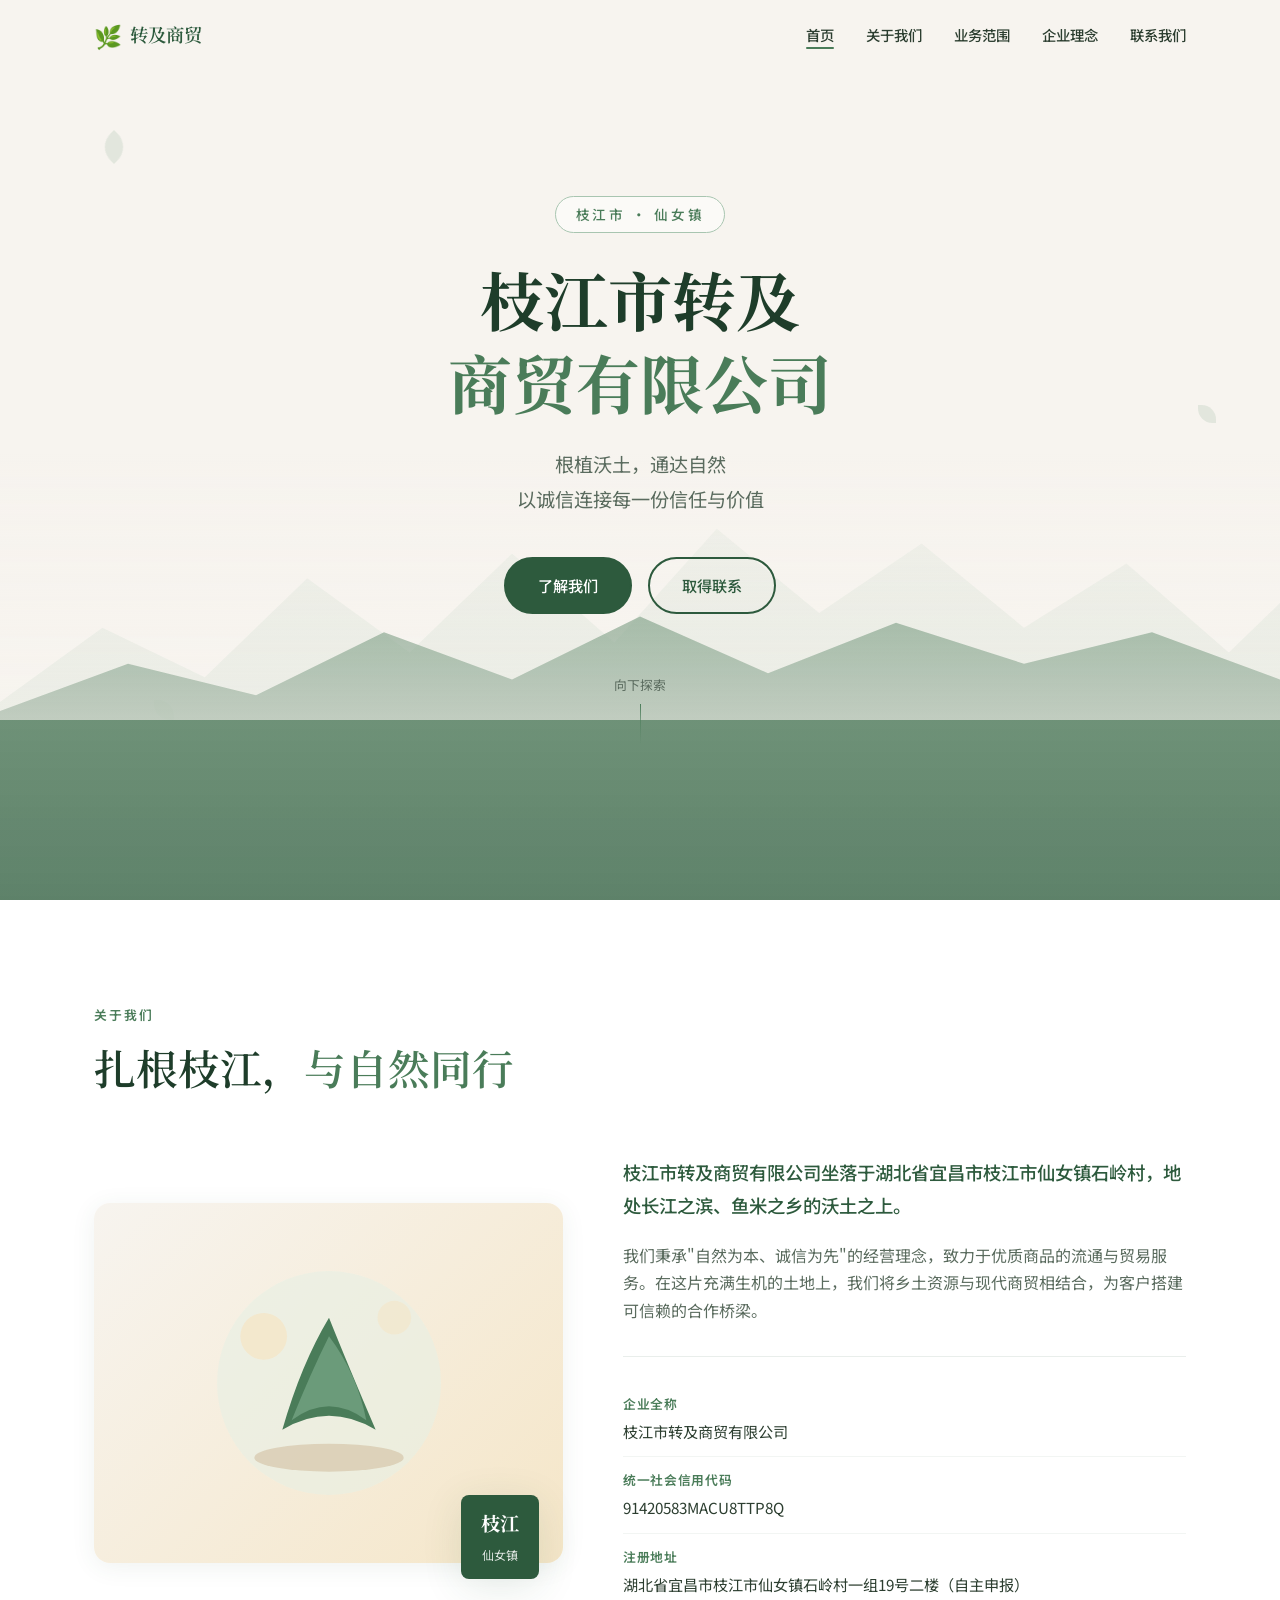
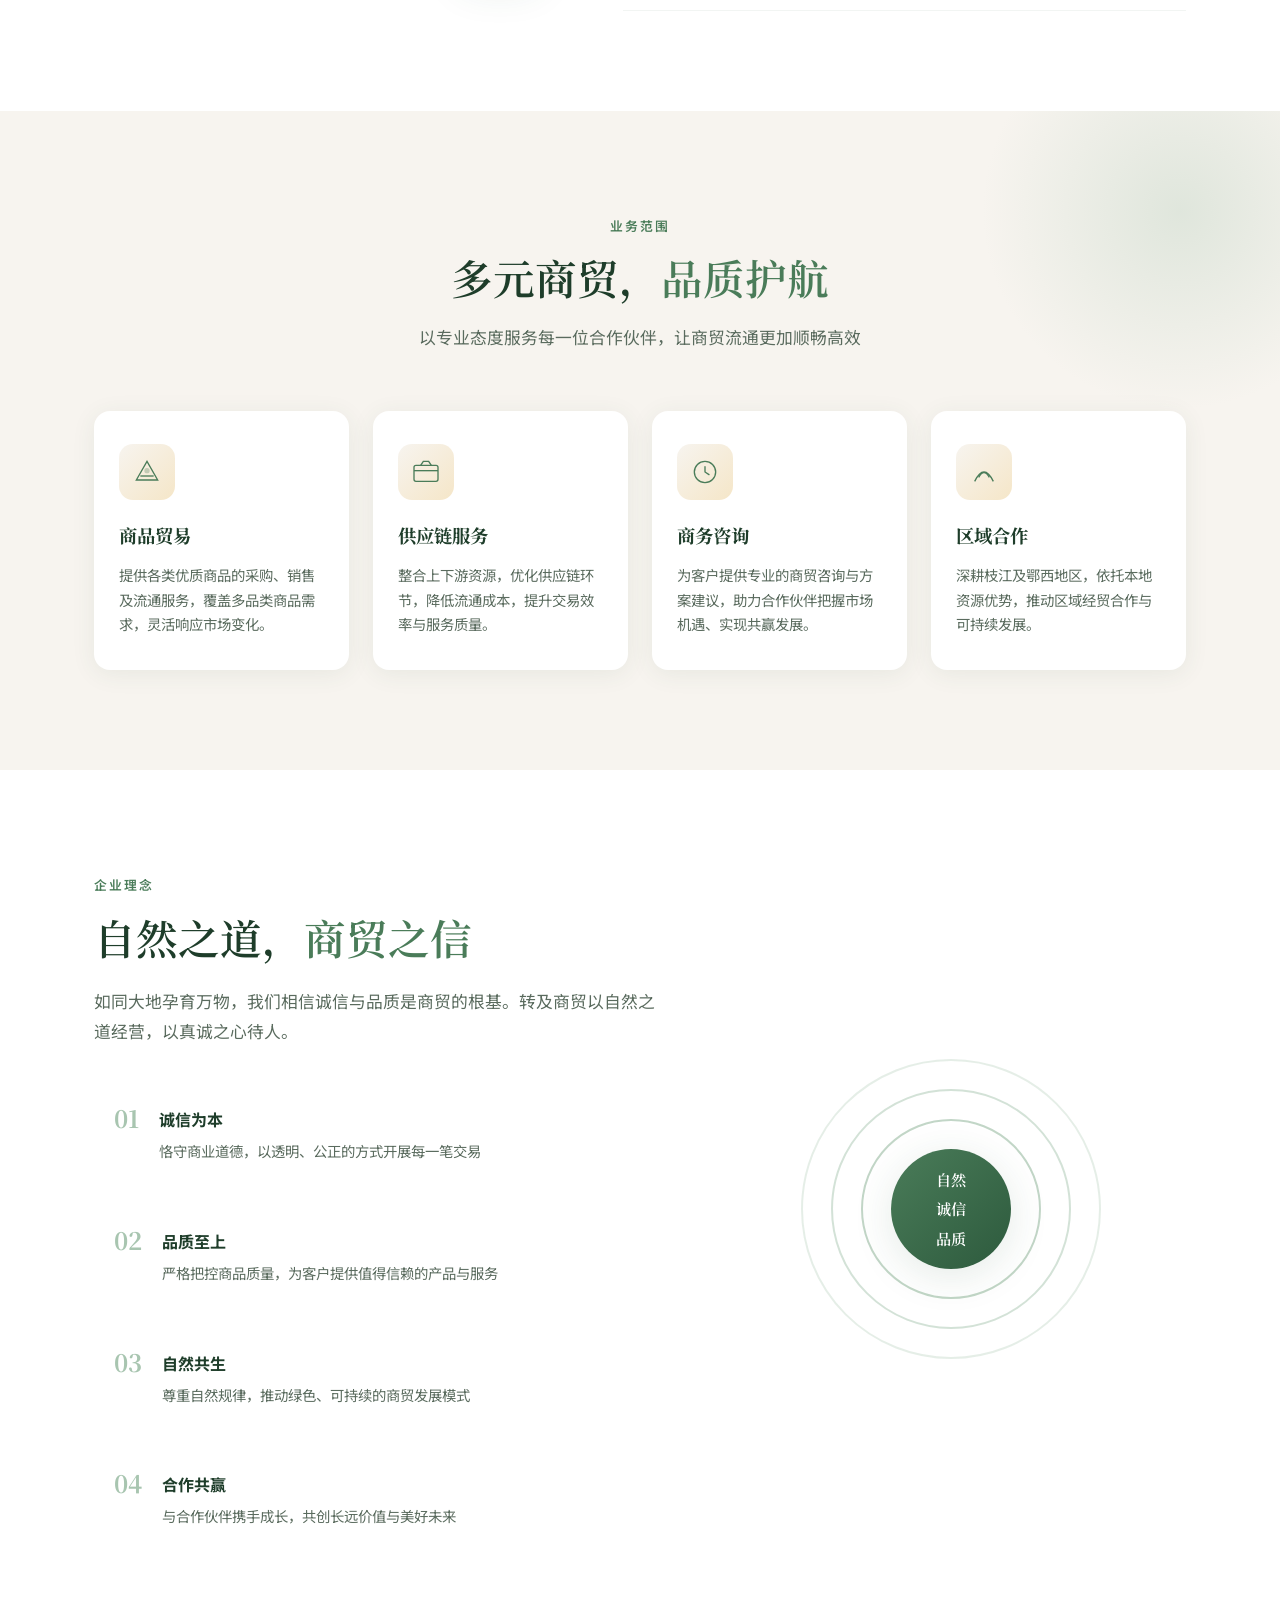
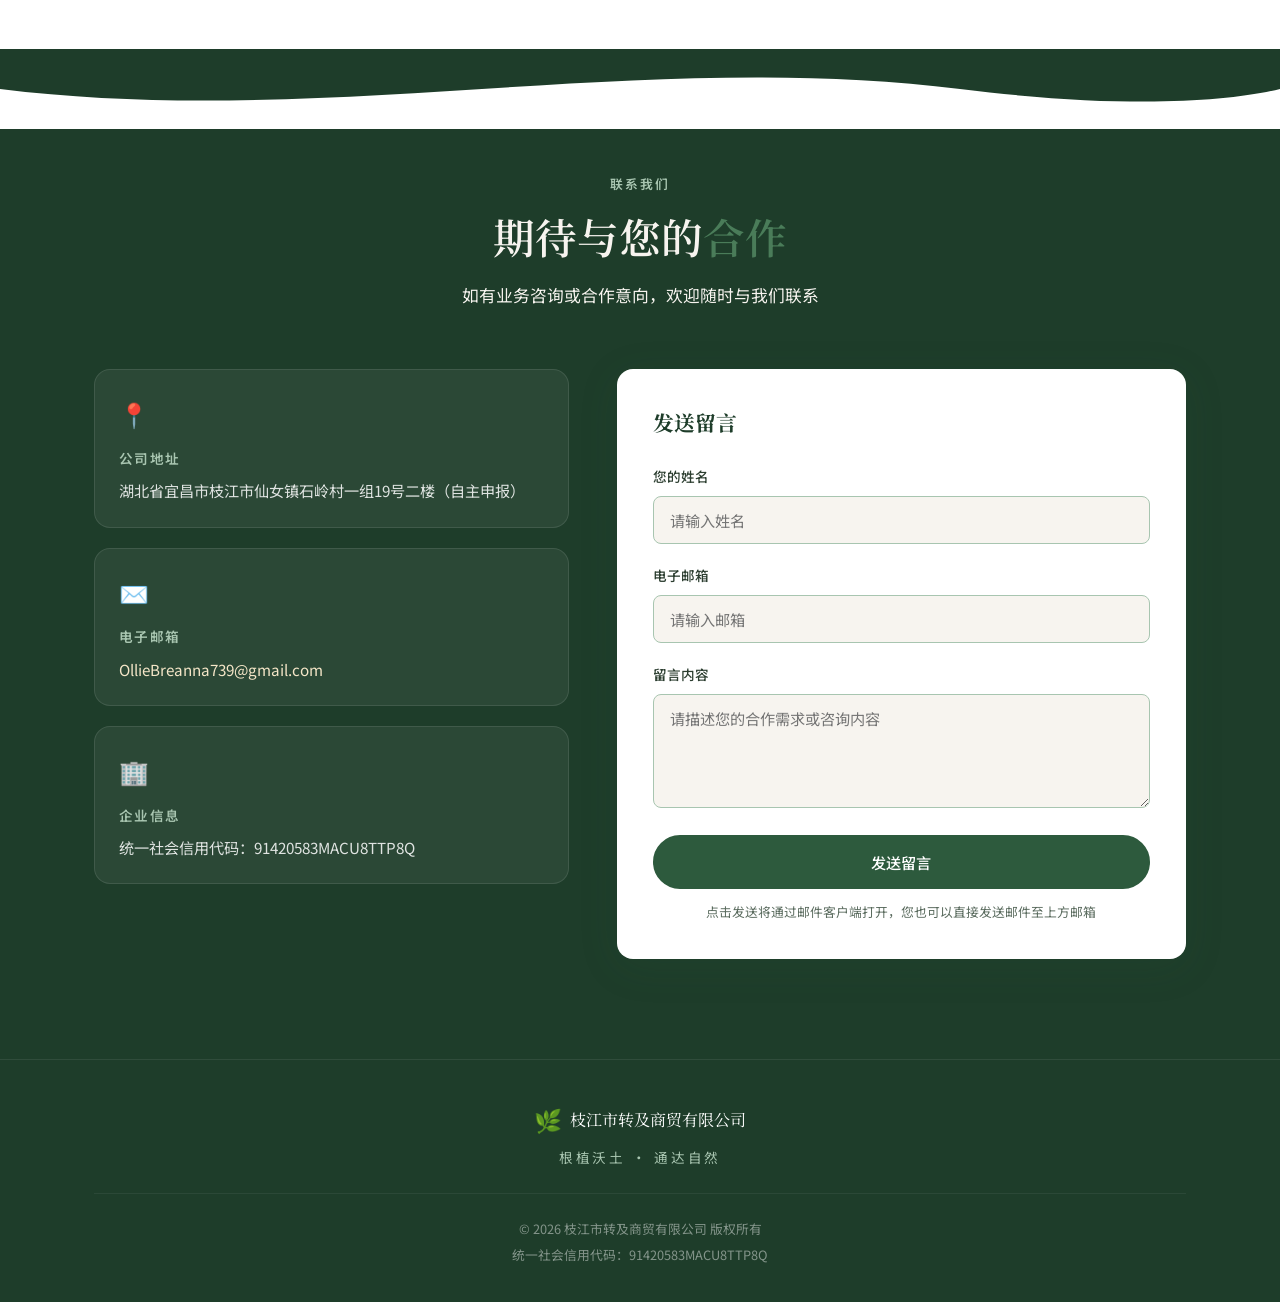
<file: index.html>
<!DOCTYPE html>
<html lang="zh-CN">
<head>
  <meta charset="UTF-8">
  <meta name="viewport" content="width=device-width, initial-scale=1.0">
  <meta name="description" content="枝江市转及商贸有限公司 — 根植枝江沃土，连接自然与商贸">
  <title>枝江市转及商贸有限公司</title>
  <link rel="preconnect" href="https://fonts.googleapis.com">
  <link rel="preconnect" href="https://fonts.gstatic.com" crossorigin>
  <link href="https://fonts.googleapis.com/css2?family=Noto+Serif+SC:wght@400;600;700&family=Noto+Sans+SC:wght@300;400;500;600&display=swap" rel="stylesheet">
  <link rel="stylesheet" href="styles.css">
</head>
<body>
  <!-- 飘浮叶片装饰 -->
  <div class="leaf-float leaf-1" aria-hidden="true"></div>
  <div class="leaf-float leaf-2" aria-hidden="true"></div>
  <div class="leaf-float leaf-3" aria-hidden="true"></div>

  <header class="header" id="header">
    <nav class="nav container">
      <a href="#" class="logo">
        <span class="logo-icon" aria-hidden="true">🌿</span>
        <span class="logo-text">转及商贸</span>
      </a>
      <button class="nav-toggle" id="navToggle" aria-label="打开菜单">
        <span></span><span></span><span></span>
      </button>
      <ul class="nav-links" id="navLinks">
        <li><a href="#home">首页</a></li>
        <li><a href="#about">关于我们</a></li>
        <li><a href="#services">业务范围</a></li>
        <li><a href="#values">企业理念</a></li>
        <li><a href="#contact">联系我们</a></li>
      </ul>
    </nav>
  </header>

  <main>
    <!-- Hero -->
    <section class="hero" id="home">
      <div class="hero-bg">
        <div class="hero-mountains"></div>
        <div class="hero-hills"></div>
        <div class="hero-mist"></div>
      </div>
      <div class="hero-content container">
        <p class="hero-eyebrow">枝江市 · 仙女镇</p>
        <h1 class="hero-title">
          <span class="title-line">枝江市转及</span>
          <span class="title-line accent">商贸有限公司</span>
        </h1>
        <p class="hero-subtitle">根植沃土，通达自然<br>以诚信连接每一份信任与价值</p>
        <div class="hero-actions">
          <a href="#about" class="btn btn-primary">了解我们</a>
          <a href="#contact" class="btn btn-outline">取得联系</a>
        </div>
        <div class="hero-scroll" aria-hidden="true">
          <span>向下探索</span>
          <div class="scroll-line"></div>
        </div>
      </div>
    </section>

    <!-- About -->
    <section class="section about" id="about">
      <div class="container">
        <div class="section-header">
          <span class="section-tag">关于我们</span>
          <h2 class="section-title">扎根枝江，<em>与自然同行</em></h2>
        </div>
        <div class="about-grid">
          <div class="about-visual">
            <div class="about-card">
              <div class="about-card-inner">
                <svg class="about-illustration" viewBox="0 0 300 300" aria-hidden="true">
                  <circle cx="150" cy="150" r="120" fill="#e8f0e4" opacity="0.6"/>
                  <path d="M150 80 Q120 130 100 200 Q150 170 200 200 Q170 130 150 80" fill="#4a7c59"/>
                  <path d="M150 100 Q180 140 190 190 Q150 160 110 190 Q130 140 150 100" fill="#6b9b7a"/>
                  <ellipse cx="150" cy="230" rx="80" ry="15" fill="#c4a882" opacity="0.4"/>
                  <circle cx="80" cy="100" r="25" fill="#f5e6c8" opacity="0.8"/>
                  <circle cx="220" cy="80" r="18" fill="#f5e6c8" opacity="0.6"/>
                </svg>
              </div>
              <div class="about-badge">
                <span class="badge-num">枝江</span>
                <span class="badge-text">仙女镇</span>
              </div>
            </div>
          </div>
          <div class="about-text">
            <p class="lead">
              枝江市转及商贸有限公司坐落于湖北省宜昌市枝江市仙女镇石岭村，地处长江之滨、鱼米之乡的沃土之上。
            </p>
            <p>
              我们秉承"自然为本、诚信为先"的经营理念，致力于优质商品的流通与贸易服务。在这片充满生机的土地上，我们将乡土资源与现代商贸相结合，为客户搭建可信赖的合作桥梁。
            </p>
            <ul class="about-facts">
              <li>
                <strong>企业全称</strong>
                <span>枝江市转及商贸有限公司</span>
              </li>
              <li>
                <strong>统一社会信用代码</strong>
                <span>91420583MACU8TTP8Q</span>
              </li>
              <li>
                <strong>注册地址</strong>
                <span>湖北省宜昌市枝江市仙女镇石岭村一组19号二楼（自主申报）</span>
              </li>
            </ul>
          </div>
        </div>
      </div>
    </section>

    <!-- Services -->
    <section class="section services" id="services">
      <div class="services-bg" aria-hidden="true"></div>
      <div class="container">
        <div class="section-header center">
          <span class="section-tag">业务范围</span>
          <h2 class="section-title">多元商贸，<em>品质护航</em></h2>
          <p class="section-desc">以专业态度服务每一位合作伙伴，让商贸流通更加顺畅高效</p>
        </div>
        <div class="services-grid">
          <article class="service-card" data-animate>
            <div class="service-icon">
              <svg viewBox="0 0 48 48" fill="none" aria-hidden="true">
                <path d="M8 36 L24 8 L40 36 Z" stroke="currentColor" stroke-width="2" fill="none"/>
                <path d="M14 30 L34 30" stroke="currentColor" stroke-width="2"/>
                <circle cx="24" cy="22" r="4" fill="currentColor" opacity="0.3"/>
              </svg>
            </div>
            <h3>商品贸易</h3>
            <p>提供各类优质商品的采购、销售及流通服务，覆盖多品类商品需求，灵活响应市场变化。</p>
          </article>
          <article class="service-card" data-animate>
            <div class="service-icon">
              <svg viewBox="0 0 48 48" fill="none" aria-hidden="true">
                <rect x="6" y="14" width="36" height="24" rx="3" stroke="currentColor" stroke-width="2"/>
                <path d="M6 22 L42 22" stroke="currentColor" stroke-width="2"/>
                <path d="M16 14 L20 8 L28 8 L32 14" stroke="currentColor" stroke-width="2"/>
              </svg>
            </div>
            <h3>供应链服务</h3>
            <p>整合上下游资源，优化供应链环节，降低流通成本，提升交易效率与服务质量。</p>
          </article>
          <article class="service-card" data-animate>
            <div class="service-icon">
              <svg viewBox="0 0 48 48" fill="none" aria-hidden="true">
                <circle cx="24" cy="24" r="16" stroke="currentColor" stroke-width="2"/>
                <path d="M24 16 L24 24 L30 28" stroke="currentColor" stroke-width="2" stroke-linecap="round"/>
              </svg>
            </div>
            <h3>商务咨询</h3>
            <p>为客户提供专业的商贸咨询与方案建议，助力合作伙伴把握市场机遇、实现共赢发展。</p>
          </article>
          <article class="service-card" data-animate>
            <div class="service-icon">
              <svg viewBox="0 0 48 48" fill="none" aria-hidden="true">
                <path d="M10 38 Q24 10 38 38" stroke="currentColor" stroke-width="2" fill="none"/>
                <path d="M16 32 Q24 18 32 32" stroke="currentColor" stroke-width="2" fill="none"/>
              </svg>
            </div>
            <h3>区域合作</h3>
            <p>深耕枝江及鄂西地区，依托本地资源优势，推动区域经贸合作与可持续发展。</p>
          </article>
        </div>
      </div>
    </section>

    <!-- Values -->
    <section class="section values" id="values">
      <div class="container">
        <div class="values-layout">
          <div class="values-content">
            <span class="section-tag">企业理念</span>
            <h2 class="section-title">自然之道，<em>商贸之信</em></h2>
            <p class="values-intro">
              如同大地孕育万物，我们相信诚信与品质是商贸的根基。转及商贸以自然之道经营，以真诚之心待人。
            </p>
            <div class="values-list">
              <div class="value-item" data-animate>
                <span class="value-num">01</span>
                <div>
                  <h4>诚信为本</h4>
                  <p>恪守商业道德，以透明、公正的方式开展每一笔交易</p>
                </div>
              </div>
              <div class="value-item" data-animate>
                <span class="value-num">02</span>
                <div>
                  <h4>品质至上</h4>
                  <p>严格把控商品质量，为客户提供值得信赖的产品与服务</p>
                </div>
              </div>
              <div class="value-item" data-animate>
                <span class="value-num">03</span>
                <div>
                  <h4>自然共生</h4>
                  <p>尊重自然规律，推动绿色、可持续的商贸发展模式</p>
                </div>
              </div>
              <div class="value-item" data-animate>
                <span class="value-num">04</span>
                <div>
                  <h4>合作共赢</h4>
                  <p>与合作伙伴携手成长，共创长远价值与美好未来</p>
                </div>
              </div>
            </div>
          </div>
          <div class="values-visual" aria-hidden="true">
            <div class="values-circle">
              <div class="circle-ring ring-1"></div>
              <div class="circle-ring ring-2"></div>
              <div class="circle-ring ring-3"></div>
              <div class="circle-center">
                <span>自然</span>
                <span>诚信</span>
                <span>品质</span>
              </div>
            </div>
          </div>
        </div>
      </div>
    </section>

    <!-- Contact -->
    <section class="section contact" id="contact">
      <div class="contact-wave" aria-hidden="true">
        <svg viewBox="0 0 1440 120" preserveAspectRatio="none">
          <path d="M0,60 C360,120 720,0 1080,60 C1260,90 1380,80 1440,60 L1440,120 L0,120 Z" fill="currentColor"/>
        </svg>
      </div>
      <div class="container">
        <div class="section-header center light">
          <span class="section-tag">联系我们</span>
          <h2 class="section-title">期待与您的<em>合作</em></h2>
          <p class="section-desc">如有业务咨询或合作意向，欢迎随时与我们联系</p>
        </div>
        <div class="contact-grid">
          <div class="contact-info">
            <div class="contact-card" data-animate>
              <div class="contact-icon">📍</div>
              <h4>公司地址</h4>
              <p>湖北省宜昌市枝江市仙女镇石岭村一组19号二楼（自主申报）</p>
            </div>
            <div class="contact-card" data-animate>
              <div class="contact-icon">✉️</div>
              <h4>电子邮箱</h4>
              <p><a href="mailto:OllieBreanna739@gmail.com">OllieBreanna739@gmail.com</a></p>
            </div>
            <div class="contact-card" data-animate>
              <div class="contact-icon">🏢</div>
              <h4>企业信息</h4>
              <p>统一社会信用代码：91420583MACU8TTP8Q</p>
            </div>
          </div>
          <form class="contact-form" id="contactForm" data-animate>
            <h3>发送留言</h3>
            <div class="form-group">
              <label for="name">您的姓名</label>
              <input type="text" id="name" name="name" placeholder="请输入姓名" required>
            </div>
            <div class="form-group">
              <label for="email">电子邮箱</label>
              <input type="email" id="email" name="email" placeholder="请输入邮箱" required>
            </div>
            <div class="form-group">
              <label for="message">留言内容</label>
              <textarea id="message" name="message" rows="4" placeholder="请描述您的合作需求或咨询内容" required></textarea>
            </div>
            <button type="submit" class="btn btn-primary btn-full">发送留言</button>
            <p class="form-note">点击发送将通过邮件客户端打开，您也可以直接发送邮件至上方邮箱</p>
          </form>
        </div>
      </div>
    </section>
  </main>

  <footer class="footer">
    <div class="container">
      <div class="footer-top">
        <div class="footer-brand">
          <span class="logo-icon">🌿</span>
          <span>枝江市转及商贸有限公司</span>
        </div>
        <p class="footer-tagline">根植沃土 · 通达自然</p>
      </div>
      <div class="footer-bottom">
        <p>&copy; 2026 枝江市转及商贸有限公司 版权所有</p>
        <p>统一社会信用代码：91420583MACU8TTP8Q</p>
      </div>
    </div>
  </footer>

  <script src="script.js"></script>
</body>
</html>
</file>
<file: styles.css>
/* ===== CSS Variables ===== */
:root {
  --color-forest: #2d5a3d;
  --color-forest-dark: #1e3d2a;
  --color-sage: #6b9b7a;
  --color-sage-light: #a8c5b0;
  --color-moss: #4a7c59;
  --color-cream: #f7f4ef;
  --color-warm: #f5e6c8;
  --color-earth: #8b7355;
  --color-earth-light: #c4a882;
  --color-sky: #d4e8ed;
  --color-sky-deep: #a8cdd8;
  --color-text: #2c3e30;
  --color-text-light: #5a6b5e;
  --color-white: #ffffff;
  --font-serif: 'Noto Serif SC', 'Songti SC', serif;
  --font-sans: 'Noto Sans SC', 'PingFang SC', sans-serif;
  --shadow-soft: 0 4px 24px rgba(45, 90, 61, 0.08);
  --shadow-medium: 0 8px 40px rgba(45, 90, 61, 0.12);
  --radius: 16px;
  --radius-sm: 8px;
  --transition: 0.3s cubic-bezier(0.4, 0, 0.2, 1);
}

/* ===== Reset & Base ===== */
*, *::before, *::after {
  box-sizing: border-box;
  margin: 0;
  padding: 0;
}

html {
  scroll-behavior: smooth;
  font-size: 16px;
}

body {
  font-family: var(--font-sans);
  color: var(--color-text);
  background: var(--color-cream);
  line-height: 1.7;
  overflow-x: hidden;
}

a {
  color: var(--color-moss);
  text-decoration: none;
  transition: color var(--transition);
}

a:hover {
  color: var(--color-forest);
}

img {
  max-width: 100%;
  display: block;
}

.container {
  width: 100%;
  max-width: 1140px;
  margin: 0 auto;
  padding: 0 24px;
}

/* ===== Floating Leaves ===== */
.leaf-float {
  position: fixed;
  width: 24px;
  height: 24px;
  background: var(--color-sage);
  border-radius: 0 80% 0 80%;
  opacity: 0.15;
  pointer-events: none;
  z-index: 0;
  animation: floatLeaf 20s ease-in-out infinite;
}

.leaf-1 { top: 15%; left: 8%; animation-delay: 0s; transform: rotate(45deg); }
.leaf-2 { top: 45%; right: 5%; animation-delay: -7s; width: 18px; height: 18px; }
.leaf-3 { bottom: 20%; left: 12%; animation-delay: -14s; width: 20px; height: 20px; }

@keyframes floatLeaf {
  0%, 100% { transform: translateY(0) rotate(45deg); }
  50% { transform: translateY(-30px) rotate(60deg); }
}

/* ===== Header ===== */
.header {
  position: fixed;
  top: 0;
  left: 0;
  right: 0;
  z-index: 1000;
  padding: 16px 0;
  transition: background var(--transition), box-shadow var(--transition), padding var(--transition);
}

.header.scrolled {
  background: rgba(247, 244, 239, 0.92);
  backdrop-filter: blur(12px);
  box-shadow: var(--shadow-soft);
  padding: 10px 0;
}

.nav {
  display: flex;
  align-items: center;
  justify-content: space-between;
}

.logo {
  display: flex;
  align-items: center;
  gap: 8px;
  color: var(--color-forest);
  font-family: var(--font-serif);
  font-weight: 600;
  font-size: 1.15rem;
}

.logo-icon {
  font-size: 1.4rem;
}

.nav-links {
  display: flex;
  list-style: none;
  gap: 32px;
}

.nav-links a {
  color: var(--color-text);
  font-size: 0.9rem;
  font-weight: 500;
  position: relative;
}

.nav-links a::after {
  content: '';
  position: absolute;
  bottom: -4px;
  left: 0;
  width: 0;
  height: 2px;
  background: var(--color-moss);
  border-radius: 1px;
  transition: width var(--transition);
}

.nav-links a:hover::after,
.nav-links a.active::after {
  width: 100%;
}

.nav-toggle {
  display: none;
  flex-direction: column;
  gap: 5px;
  background: none;
  border: none;
  cursor: pointer;
  padding: 4px;
}

.nav-toggle span {
  display: block;
  width: 24px;
  height: 2px;
  background: var(--color-forest);
  border-radius: 2px;
  transition: var(--transition);
}

/* ===== Buttons ===== */
.btn {
  display: inline-flex;
  align-items: center;
  justify-content: center;
  padding: 14px 32px;
  border-radius: 50px;
  font-family: var(--font-sans);
  font-size: 0.95rem;
  font-weight: 500;
  cursor: pointer;
  border: 2px solid transparent;
  transition: all var(--transition);
}

.btn-primary {
  background: var(--color-forest);
  color: var(--color-white);
  border-color: var(--color-forest);
}

.btn-primary:hover {
  background: var(--color-forest-dark);
  border-color: var(--color-forest-dark);
  color: var(--color-white);
  transform: translateY(-2px);
  box-shadow: var(--shadow-medium);
}

.btn-outline {
  background: transparent;
  color: var(--color-forest);
  border-color: var(--color-forest);
}

.btn-outline:hover {
  background: var(--color-forest);
  color: var(--color-white);
  transform: translateY(-2px);
}

.btn-full {
  width: 100%;
}

/* ===== Hero ===== */
.hero {
  position: relative;
  min-height: 100vh;
  display: flex;
  align-items: center;
  overflow: hidden;
}

.hero-bg {
  position: absolute;
  inset: 0;
  z-index: 0;
}

.hero-mountains {
  position: absolute;
  bottom: 0;
  left: 0;
  right: 0;
  height: 55%;
  background: linear-gradient(180deg, transparent 0%, var(--color-sage-light) 100%);
  clip-path: polygon(
    0% 60%, 8% 45%, 16% 55%, 24% 35%, 32% 50%, 40% 30%,
    48% 48%, 56% 25%, 64% 42%, 72% 28%, 80% 45%, 88% 32%,
    96% 50%, 100% 40%, 100% 100%, 0% 100%
  );
  opacity: 0.5;
}

.hero-hills {
  position: absolute;
  bottom: 0;
  left: 0;
  right: 0;
  height: 35%;
  background: linear-gradient(180deg, var(--color-moss) 0%, var(--color-forest) 100%);
  clip-path: polygon(
    0% 40%, 10% 25%, 20% 35%, 30% 15%, 40% 30%, 50% 10%,
    60% 28%, 70% 12%, 80% 25%, 90% 15%, 100% 30%, 100% 100%, 0% 100%
  );
  opacity: 0.7;
}

.hero-mist {
  position: absolute;
  bottom: 20%;
  left: 0;
  right: 0;
  height: 30%;
  background: linear-gradient(180deg, transparent, rgba(247, 244, 239, 0.6));
  animation: mistDrift 8s ease-in-out infinite alternate;
}

@keyframes mistDrift {
  from { opacity: 0.4; transform: translateX(-2%); }
  to { opacity: 0.7; transform: translateX(2%); }
}

.hero-content {
  position: relative;
  z-index: 1;
  padding: 120px 24px 80px;
  text-align: center;
}

.hero-eyebrow {
  display: inline-block;
  font-size: 0.85rem;
  font-weight: 500;
  letter-spacing: 0.2em;
  color: var(--color-moss);
  text-transform: uppercase;
  margin-bottom: 24px;
  padding: 6px 20px;
  border: 1px solid var(--color-sage-light);
  border-radius: 50px;
  background: rgba(255, 255, 255, 0.5);
}

.hero-title {
  font-family: var(--font-serif);
  font-size: clamp(2.2rem, 6vw, 4rem);
  font-weight: 700;
  line-height: 1.3;
  color: var(--color-forest-dark);
  margin-bottom: 24px;
}

.title-line {
  display: block;
}

.title-line.accent {
  color: var(--color-moss);
}

.hero-subtitle {
  font-size: clamp(1rem, 2.5vw, 1.2rem);
  color: var(--color-text-light);
  margin-bottom: 40px;
  line-height: 1.8;
}

.hero-actions {
  display: flex;
  gap: 16px;
  justify-content: center;
  flex-wrap: wrap;
  margin-bottom: 60px;
}

.hero-scroll {
  display: flex;
  flex-direction: column;
  align-items: center;
  gap: 8px;
  color: var(--color-text-light);
  font-size: 0.8rem;
  animation: bounce 2s ease-in-out infinite;
}

.scroll-line {
  width: 1px;
  height: 40px;
  background: linear-gradient(180deg, var(--color-moss), transparent);
}

@keyframes bounce {
  0%, 100% { transform: translateY(0); }
  50% { transform: translateY(8px); }
}

/* ===== Sections ===== */
.section {
  padding: 100px 0;
  position: relative;
}

.section-header {
  margin-bottom: 60px;
}

.section-header.center {
  text-align: center;
}

.section-header.light .section-title,
.section-header.light .section-desc {
  color: var(--color-cream);
}

.section-tag {
  display: inline-block;
  font-size: 0.8rem;
  font-weight: 600;
  letter-spacing: 0.15em;
  color: var(--color-moss);
  text-transform: uppercase;
  margin-bottom: 12px;
}

.section-header.light .section-tag {
  color: var(--color-sage-light);
}

.section-title {
  font-family: var(--font-serif);
  font-size: clamp(1.8rem, 4vw, 2.6rem);
  font-weight: 600;
  color: var(--color-forest-dark);
  line-height: 1.4;
}

.section-title em {
  font-style: normal;
  color: var(--color-moss);
}

.section-desc {
  margin-top: 16px;
  color: var(--color-text-light);
  font-size: 1.05rem;
  max-width: 560px;
  margin-left: auto;
  margin-right: auto;
}

/* ===== About ===== */
.about {
  background: var(--color-white);
}

.about-grid {
  display: grid;
  grid-template-columns: 1fr 1.2fr;
  gap: 60px;
  align-items: center;
}

.about-card {
  position: relative;
  background: linear-gradient(135deg, var(--color-cream) 0%, var(--color-warm) 100%);
  border-radius: var(--radius);
  padding: 40px;
  box-shadow: var(--shadow-soft);
}

.about-illustration {
  width: 100%;
  max-width: 280px;
  margin: 0 auto;
  display: block;
}

.about-badge {
  position: absolute;
  bottom: -16px;
  right: 24px;
  background: var(--color-forest);
  color: var(--color-white);
  padding: 12px 20px;
  border-radius: var(--radius-sm);
  text-align: center;
  box-shadow: var(--shadow-medium);
}

.badge-num {
  display: block;
  font-family: var(--font-serif);
  font-size: 1.2rem;
  font-weight: 700;
}

.badge-text {
  font-size: 0.75rem;
  opacity: 0.85;
}

.about-text .lead {
  font-size: 1.15rem;
  color: var(--color-forest);
  font-weight: 500;
  margin-bottom: 20px;
  line-height: 1.8;
}

.about-text p {
  color: var(--color-text-light);
  margin-bottom: 16px;
}

.about-facts {
  list-style: none;
  margin-top: 32px;
  border-top: 1px solid rgba(45, 90, 61, 0.1);
  padding-top: 24px;
}

.about-facts li {
  display: flex;
  flex-direction: column;
  gap: 4px;
  padding: 12px 0;
  border-bottom: 1px solid rgba(45, 90, 61, 0.06);
}

.about-facts strong {
  font-size: 0.8rem;
  color: var(--color-moss);
  font-weight: 600;
  letter-spacing: 0.05em;
}

.about-facts span {
  font-size: 0.95rem;
  color: var(--color-text);
}

/* ===== Services ===== */
.services {
  background: var(--color-cream);
  overflow: hidden;
}

.services-bg {
  position: absolute;
  top: -100px;
  right: -100px;
  width: 400px;
  height: 400px;
  background: radial-gradient(circle, var(--color-sage-light) 0%, transparent 70%);
  opacity: 0.3;
  border-radius: 50%;
}

.services-grid {
  display: grid;
  grid-template-columns: repeat(4, 1fr);
  gap: 24px;
}

.service-card {
  background: var(--color-white);
  border-radius: var(--radius);
  padding: 32px 24px;
  box-shadow: var(--shadow-soft);
  transition: transform var(--transition), box-shadow var(--transition);
  border: 1px solid transparent;
}

.service-card:hover {
  transform: translateY(-6px);
  box-shadow: var(--shadow-medium);
  border-color: var(--color-sage-light);
}

.service-icon {
  width: 56px;
  height: 56px;
  display: flex;
  align-items: center;
  justify-content: center;
  background: linear-gradient(135deg, var(--color-cream), var(--color-warm));
  border-radius: 14px;
  color: var(--color-moss);
  margin-bottom: 20px;
}

.service-icon svg {
  width: 32px;
  height: 32px;
}

.service-card h3 {
  font-family: var(--font-serif);
  font-size: 1.15rem;
  color: var(--color-forest-dark);
  margin-bottom: 12px;
}

.service-card p {
  font-size: 0.9rem;
  color: var(--color-text-light);
  line-height: 1.7;
}

/* ===== Values ===== */
.values {
  background: var(--color-white);
}

.values-layout {
  display: grid;
  grid-template-columns: 1.2fr 1fr;
  gap: 60px;
  align-items: center;
}

.values-intro {
  color: var(--color-text-light);
  font-size: 1.05rem;
  margin: 20px 0 40px;
  line-height: 1.8;
}

.values-list {
  display: flex;
  flex-direction: column;
  gap: 24px;
}

.value-item {
  display: flex;
  gap: 20px;
  align-items: flex-start;
  padding: 20px;
  border-radius: var(--radius-sm);
  transition: background var(--transition);
}

.value-item:hover {
  background: var(--color-cream);
}

.value-num {
  font-family: var(--font-serif);
  font-size: 1.5rem;
  font-weight: 700;
  color: var(--color-sage-light);
  line-height: 1;
  flex-shrink: 0;
}

.value-item h4 {
  font-size: 1rem;
  color: var(--color-forest-dark);
  margin-bottom: 6px;
}

.value-item p {
  font-size: 0.9rem;
  color: var(--color-text-light);
}

.values-visual {
  display: flex;
  justify-content: center;
  align-items: center;
}

.values-circle {
  position: relative;
  width: 300px;
  height: 300px;
}

.circle-ring {
  position: absolute;
  border-radius: 50%;
  border: 2px solid var(--color-sage-light);
  animation: ringPulse 4s ease-in-out infinite;
}

.ring-1 {
  inset: 0;
  opacity: 0.3;
}

.ring-2 {
  inset: 30px;
  opacity: 0.5;
  animation-delay: -1.3s;
}

.ring-3 {
  inset: 60px;
  opacity: 0.7;
  animation-delay: -2.6s;
}

@keyframes ringPulse {
  0%, 100% { transform: scale(1); opacity: 0.3; }
  50% { transform: scale(1.03); opacity: 0.6; }
}

.circle-center {
  position: absolute;
  inset: 90px;
  background: linear-gradient(135deg, var(--color-moss), var(--color-forest));
  border-radius: 50%;
  display: flex;
  flex-direction: column;
  align-items: center;
  justify-content: center;
  color: var(--color-white);
  font-family: var(--font-serif);
  font-size: 0.95rem;
  font-weight: 600;
  gap: 4px;
  box-shadow: var(--shadow-medium);
}

/* ===== Contact ===== */
.contact {
  background: var(--color-forest-dark);
  padding-top: 120px;
  position: relative;
}

.contact-wave {
  position: absolute;
  top: 0;
  left: 0;
  right: 0;
  color: var(--color-white);
  line-height: 0;
}

.contact-wave svg {
  width: 100%;
  height: 80px;
}

.contact-grid {
  display: grid;
  grid-template-columns: 1fr 1.2fr;
  gap: 48px;
  align-items: start;
}

.contact-info {
  display: flex;
  flex-direction: column;
  gap: 20px;
}

.contact-card {
  background: rgba(255, 255, 255, 0.06);
  border: 1px solid rgba(255, 255, 255, 0.1);
  border-radius: var(--radius);
  padding: 24px;
  transition: background var(--transition);
}

.contact-card:hover {
  background: rgba(255, 255, 255, 0.1);
}

.contact-icon {
  font-size: 1.5rem;
  margin-bottom: 12px;
}

.contact-card h4 {
  color: var(--color-sage-light);
  font-size: 0.85rem;
  font-weight: 600;
  letter-spacing: 0.1em;
  margin-bottom: 8px;
}

.contact-card p {
  color: rgba(255, 255, 255, 0.85);
  font-size: 0.95rem;
  line-height: 1.6;
}

.contact-card a {
  color: var(--color-warm);
}

.contact-card a:hover {
  color: var(--color-white);
}

.contact-form {
  background: var(--color-white);
  border-radius: var(--radius);
  padding: 36px;
  box-shadow: var(--shadow-medium);
}

.contact-form h3 {
  font-family: var(--font-serif);
  font-size: 1.3rem;
  color: var(--color-forest-dark);
  margin-bottom: 24px;
}

.form-group {
  margin-bottom: 20px;
}

.form-group label {
  display: block;
  font-size: 0.85rem;
  font-weight: 500;
  color: var(--color-text);
  margin-bottom: 8px;
}

.form-group input,
.form-group textarea {
  width: 100%;
  padding: 12px 16px;
  border: 1px solid var(--color-sage-light);
  border-radius: var(--radius-sm);
  font-family: var(--font-sans);
  font-size: 0.95rem;
  color: var(--color-text);
  background: var(--color-cream);
  transition: border-color var(--transition), box-shadow var(--transition);
}

.form-group input:focus,
.form-group textarea:focus {
  outline: none;
  border-color: var(--color-moss);
  box-shadow: 0 0 0 3px rgba(107, 155, 122, 0.15);
}

.form-group textarea {
  resize: vertical;
  min-height: 100px;
}

.form-note {
  margin-top: 12px;
  font-size: 0.8rem;
  color: var(--color-text-light);
  text-align: center;
}

/* ===== Footer ===== */
.footer {
  background: var(--color-forest-dark);
  border-top: 1px solid rgba(255, 255, 255, 0.08);
  padding: 40px 0 32px;
}

.footer-top {
  text-align: center;
  margin-bottom: 24px;
}

.footer-brand {
  display: flex;
  align-items: center;
  justify-content: center;
  gap: 8px;
  color: var(--color-white);
  font-family: var(--font-serif);
  font-size: 1rem;
  margin-bottom: 8px;
}

.footer-tagline {
  color: var(--color-sage-light);
  font-size: 0.85rem;
  letter-spacing: 0.2em;
}

.footer-bottom {
  text-align: center;
  padding-top: 24px;
  border-top: 1px solid rgba(255, 255, 255, 0.06);
}

.footer-bottom p {
  color: rgba(255, 255, 255, 0.45);
  font-size: 0.8rem;
  margin-bottom: 4px;
}

/* ===== Animations ===== */
[data-animate] {
  opacity: 0;
  transform: translateY(24px);
  transition: opacity 0.6s ease, transform 0.6s ease;
}

[data-animate].visible {
  opacity: 1;
  transform: translateY(0);
}

/* ===== Responsive ===== */
@media (max-width: 1024px) {
  .services-grid {
    grid-template-columns: repeat(2, 1fr);
  }

  .about-grid,
  .values-layout,
  .contact-grid {
    grid-template-columns: 1fr;
    gap: 40px;
  }

  .values-visual {
    order: -1;
  }

  .values-circle {
    width: 240px;
    height: 240px;
  }

  .circle-center {
    inset: 70px;
    font-size: 0.85rem;
  }
}

@media (max-width: 768px) {
  .nav-toggle {
    display: flex;
  }

  .nav-links {
    position: fixed;
    top: 0;
    right: -100%;
    width: 280px;
    height: 100vh;
    background: var(--color-cream);
    flex-direction: column;
    padding: 80px 32px 32px;
    gap: 0;
    box-shadow: -4px 0 24px rgba(0, 0, 0, 0.1);
    transition: right var(--transition);
  }

  .nav-links.open {
    right: 0;
  }

  .nav-links li {
    border-bottom: 1px solid rgba(45, 90, 61, 0.08);
  }

  .nav-links a {
    display: block;
    padding: 16px 0;
    font-size: 1rem;
  }

  .nav-toggle.active span:nth-child(1) {
    transform: rotate(45deg) translate(5px, 5px);
  }

  .nav-toggle.active span:nth-child(2) {
    opacity: 0;
  }

  .nav-toggle.active span:nth-child(3) {
    transform: rotate(-45deg) translate(5px, -5px);
  }

  .section {
    padding: 72px 0;
  }

  .services-grid {
    grid-template-columns: 1fr;
  }

  .hero-actions {
    flex-direction: column;
    align-items: center;
  }

  .btn {
    width: 100%;
    max-width: 280px;
  }
}

@media (max-width: 480px) {
  .about-card {
    padding: 24px;
  }

  .contact-form {
    padding: 24px;
  }
}
</file>
